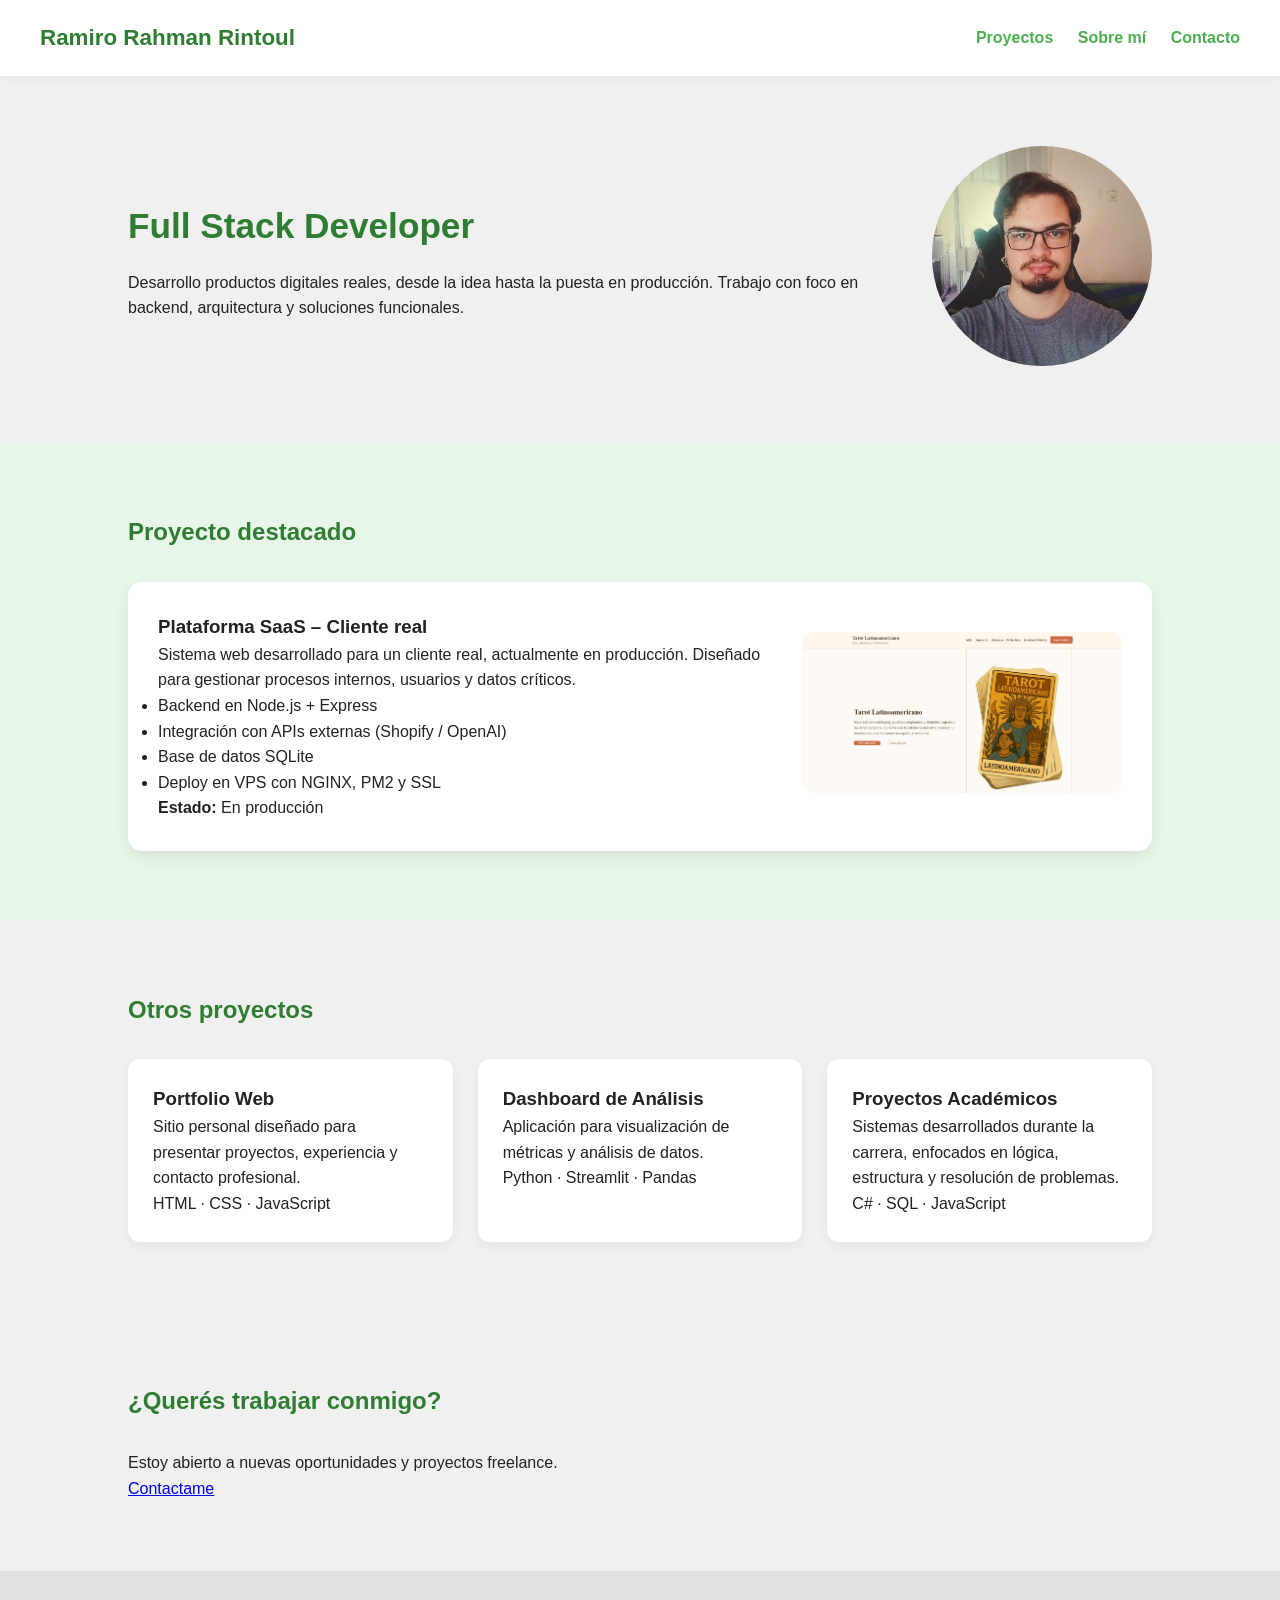
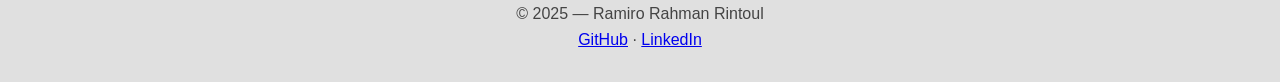
<file: index.html>
<!DOCTYPE html>
<html lang="es">

<head>
    <meta charset="UTF-8">
    <meta name="viewport" content="width=device-width, initial-scale=1.0">
    <title>Ramiro Rahman Rintoul | Portfolio</title>
    <link rel="stylesheet" href="style.css">
    <link rel="icon" type="image/svg+xml" href="assets/favicon.svg">
</head>

<body>

    <!-- NAVBAR -->
    <header class="navbar">
        <h1 class="logo">Ramiro Rahman Rintoul</h1>
        <nav>
            <a href="resources/proyect/index.html">Proyectos</a>
            <a href="resources/about/index.html">Sobre mí</a>
            <a href="resources/contact/index.html">Contacto</a>
        </nav>
    </header>

    <!-- HERO -->
    <section class="hero">
        <div class="hero-text">
            <h2>Full Stack Developer</h2>
            <p>
                Desarrollo productos digitales reales, desde la idea hasta la
                puesta en producción. Trabajo con foco en backend, arquitectura
                y soluciones funcionales.
            </p>
        </div>

        <div class="hero-img">
            <img src="assets/profile.jpg" alt="Foto de Ramiro">
        </div>
    </section>

    <!-- PROYECTO PRINCIPAL -->
    <section class="section highlight">
        <h2>Proyecto destacado</h2>

        <div class="highlight-card">

            <div class="highlight-content">

                <!-- TEXTO -->
                <div class="highlight-text">
                    <h3>Plataforma SaaS – Cliente real</h3>

                    <p>
                        Sistema web desarrollado para un cliente real, actualmente en producción.
                        Diseñado para gestionar procesos internos, usuarios y datos críticos.
                    </p>

                    <ul>
                        <li>Backend en Node.js + Express</li>
                        <li>Integración con APIs externas (Shopify / OpenAI)</li>
                        <li>Base de datos SQLite</li>
                        <li>Deploy en VPS con NGINX, PM2 y SSL</li>
                    </ul>

                    <p><strong>Estado:</strong> En producción</p>
                    <!-- <a href="https://www.tarotlatinoamericano.com" target="_blank" rel="noopener">Ver página web</a> -->
                </div>

                <!-- IMAGEN -->
                <div class="highlight-image-wrapper">
                    <img src="assets/webimage.jpg" alt="Tarot Latinoamericano" class="highlight-image"
                        id="project-image" data-url="https://www.tarotlatinoamericano.com">
                </div>


            </div>
        </div>
    </section>


    <!-- OTROS PROYECTOS -->
    <section class="section">
        <h2>Otros proyectos</h2>

        <div class="projects-grid">

            <div class="project-card">
                <h3>Portfolio Web</h3>
                <p>
                    Sitio personal diseñado para presentar proyectos, experiencia
                    y contacto profesional.
                </p>
                <span>HTML · CSS · JavaScript</span>
            </div>

            <div class="project-card">
                <h3>Dashboard de Análisis</h3>
                <p>
                    Aplicación para visualización de métricas y análisis de datos.
                </p>
                <span>Python · Streamlit · Pandas</span>
            </div>

            <div class="project-card">
                <h3>Proyectos Académicos</h3>
                <p>
                    Sistemas desarrollados durante la carrera, enfocados en lógica,
                    estructura y resolución de problemas.
                </p>
                <span>C# · SQL · JavaScript</span>
            </div>

        </div>
    </section>

    <!-- CTA -->
    <section class="section cta">
        <h2>¿Querés trabajar conmigo?</h2>
        <p>
            Estoy abierto a nuevas oportunidades y proyectos freelance.
        </p>
        <a href="resources/contact/index.html" class="btn">Contactame</a>
    </section>

    <!-- FOOTER -->
    <footer>
        <p>© 2025 — Ramiro Rahman Rintoul</p>
        <p>
            <a href="https://github.com/GatoLocoYT" target="_blank" rel="noopener">GitHub</a> ·
            <a href="https://linkedin.com/in/ramiro-rahman-rintoul" target="_blank" rel="noopener">LinkedIn</a>
        </p>
    </footer>
<script src="script.js"></script>
</body>

</html>
</file>
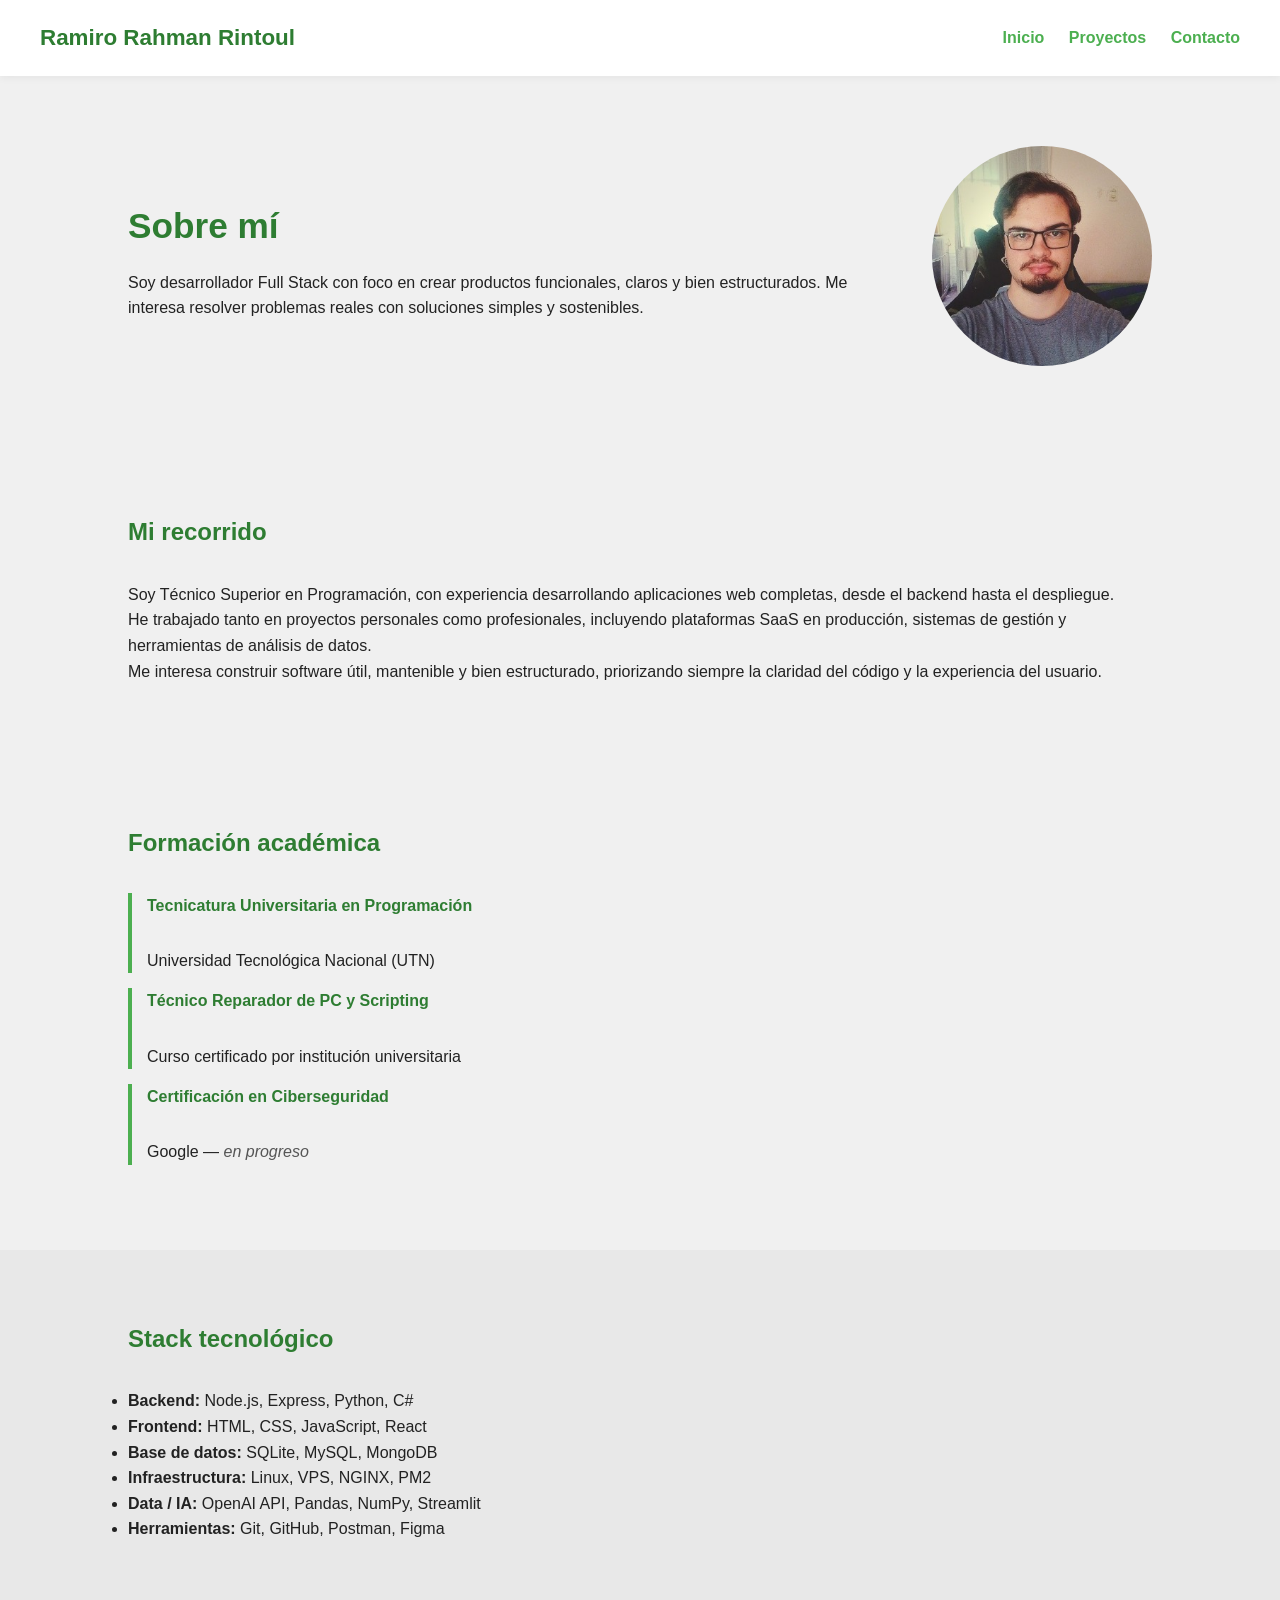
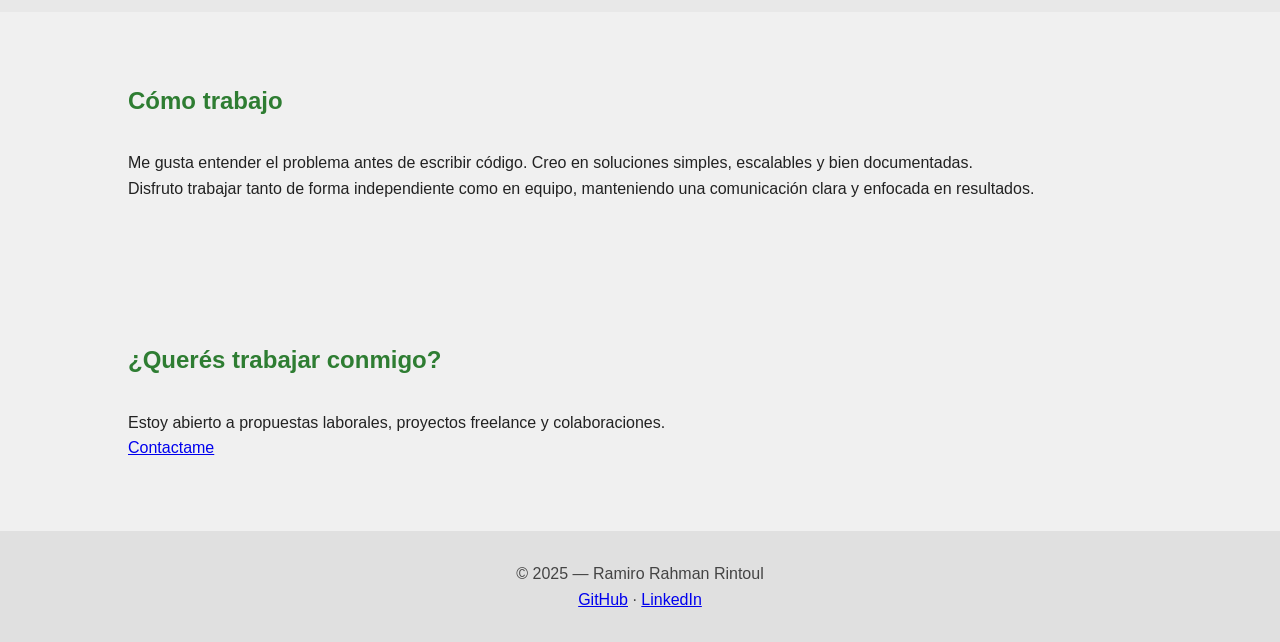
<file: resources/about/index.html>
<!DOCTYPE html>
<html lang="es">

<head>
    <meta charset="UTF-8">
    <meta name="viewport" content="width=device-width, initial-scale=1.0">
    <title>Sobre mí | Ramiro Rahman Rintoul</title>
    <link rel="icon" type="image/svg+xml" href="../../assets/favicon.svg">
    <link rel="stylesheet" href="../../style.css">
</head>

<body>

    <!-- NAVBAR -->
    <header class="navbar">
        <h1 class="logo">Ramiro Rahman Rintoul</h1>
        <nav>
            <a href="../../index.html">Inicio</a>
            <a href="../proyect/index.html">Proyectos</a>
            <a href="../contact/index.html">Contacto</a>
        </nav>
    </header>

    <!-- HERO -->
    <section class="hero">
        <div class="hero-text">
            <h2>Sobre mí</h2>
            <p>
                Soy desarrollador Full Stack con foco en crear productos funcionales,
                claros y bien estructurados. Me interesa resolver problemas reales
                con soluciones simples y sostenibles.
            </p>
        </div>

        <div class="hero-img">
            <img src="../../assets/profile.jpg" alt="Foto de Ramiro">
        </div>
    </section>

    <!-- HISTORIA -->
    <section class="section">
        <h2>Mi recorrido</h2>

        <p>
            Soy Técnico Superior en Programación, con experiencia desarrollando
            aplicaciones web completas, desde el backend hasta el despliegue.
        </p>

        <p>
            He trabajado tanto en proyectos personales como profesionales,
            incluyendo plataformas SaaS en producción, sistemas de gestión y
            herramientas de análisis de datos.
        </p>

        <p>
            Me interesa construir software útil, mantenible y bien estructurado,
            priorizando siempre la claridad del código y la experiencia del usuario.
        </p>
    </section>

    <!-- FORMACIÓN -->
    <section class="section">
        <h2>Formación académica</h2>

        <ul class="education-list">
            <li>
                <strong>Tecnicatura Universitaria en Programación</strong><br>
                Universidad Tecnológica Nacional (UTN)
            </li>

            <li>
                <strong>Técnico Reparador de PC y Scripting</strong><br>
                Curso certificado por institución universitaria
            </li>

            <li>
                <strong>Certificación en Ciberseguridad</strong><br>
                Google — <em>en progreso</em>
            </li>
        </ul>
    </section>


    <!-- STACK -->
    <section class="section light">
        <h2>Stack tecnológico</h2>

        <ul class="stack-list">
            <li><strong>Backend:</strong> Node.js, Express, Python, C#</li>
            <li><strong>Frontend:</strong> HTML, CSS, JavaScript, React</li>
            <li><strong>Base de datos:</strong> SQLite, MySQL, MongoDB</li>
            <li><strong>Infraestructura:</strong> Linux, VPS, NGINX, PM2</li>
            <li><strong>Data / IA:</strong> OpenAI API, Pandas, NumPy, Streamlit</li>
            <li><strong>Herramientas:</strong> Git, GitHub, Postman, Figma</li>
        </ul>
    </section>

    <!-- FILOSOFÍA -->
    <section class="section">
        <h2>Cómo trabajo</h2>

        <p>
            Me gusta entender el problema antes de escribir código.
            Creo en soluciones simples, escalables y bien documentadas.
        </p>

        <p>
            Disfruto trabajar tanto de forma independiente como en equipo,
            manteniendo una comunicación clara y enfocada en resultados.
        </p>
    </section>

    <!-- CTA -->
    <section class="section cta">
        <h2>¿Querés trabajar conmigo?</h2>
        <p>
            Estoy abierto a propuestas laborales, proyectos freelance y colaboraciones.
        </p>
        <a href="../contact/index.html" class="btn">Contactame</a>
    </section>

    <!-- FOOTER -->
    <footer>
        <p>© 2025 — Ramiro Rahman Rintoul</p>
        <p>
            <a href="https://github.com/GatoLocoYT" target="_blank" rel="noopener">GitHub</a> ·
            <a href="https://linkedin.com/in/ramiro-rahman-rintoul" target="_blank" rel="noopener">LinkedIn</a>
        </p>
    </footer>

</body>

</html>
</file>
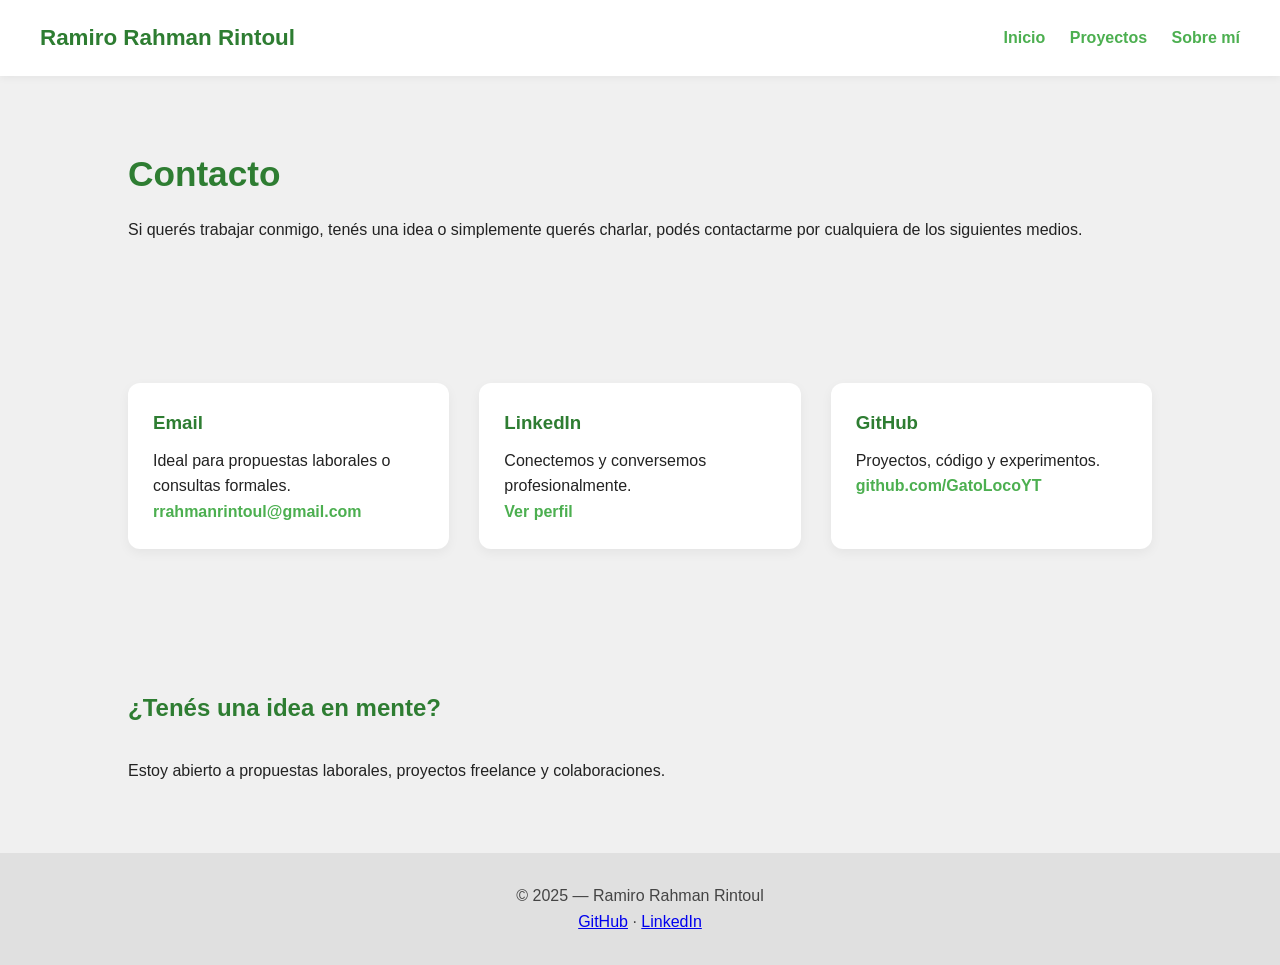
<file: resources/contact/index.html>
<!DOCTYPE html>
<html lang="es">
<head>
    <meta charset="UTF-8">
    <meta name="viewport" content="width=device-width, initial-scale=1.0">
    <title>Contacto | Ramiro Rahman Rintoul</title>
    <link rel="icon" type="image/svg+xml" href="../../assets/favicon.svg">
    <link rel="stylesheet" href="../../style.css">
</head>

<body>

    <!-- NAVBAR -->
    <header class="navbar">
        <h1 class="logo">Ramiro Rahman Rintoul</h1>
        <nav>
            <a href="../../index.html">Inicio</a>
            <a href="../proyect/index.html">Proyectos</a>
            <a href="../about/index.html">Sobre mí</a>
        </nav>
    </header>

    <!-- HERO -->
    <section class="hero">
        <div class="hero-text">
            <h2>Contacto</h2>
            <p>
                Si querés trabajar conmigo, tenés una idea o simplemente querés charlar,
                podés contactarme por cualquiera de los siguientes medios.
            </p>
        </div>
    </section>

    <!-- CONTACT OPTIONS -->
    <section class="section">
        <div class="contact-grid">

            <div class="contact-card">
                <h3>Email</h3>
                <p>Ideal para propuestas laborales o consultas formales.</p>
                <a href="mailto:rrahmanrintoul@gmail.com">
                    rrahmanrintoul@gmail.com
                </a>
            </div>

            <div class="contact-card">
                <h3>LinkedIn</h3>
                <p>Conectemos y conversemos profesionalmente.</p>
                <a href="https://linkedin.com/in/ramiro-rahman-rintoul" target="_blank" rel="noopener">
                    Ver perfil
                </a>
            </div>

            <div class="contact-card">
                <h3>GitHub</h3>
                <p>Proyectos, código y experimentos.</p>
                <a href="https://github.com/GatoLocoYT" target="_blank" rel="noopener">
                    github.com/GatoLocoYT
                </a>
            </div>

        </div>
    </section>

    <!-- CTA FINAL -->
    <section class="section cta">
        <h2>¿Tenés una idea en mente?</h2>
        <p>
            Estoy abierto a propuestas laborales, proyectos freelance y colaboraciones.
        </p>
    </section>

    <!-- FOOTER -->
    <footer>
        <p>© 2025 — Ramiro Rahman Rintoul</p>
        <p>
            <a href="https://github.com/GatoLocoYT" target="_blank" rel="noopener">GitHub</a> ·
            <a href="https://linkedin.com/in/ramiro-rahman-rintoul" target="_blank" rel="noopener">LinkedIn</a>
        </p>
    </footer>

</body>
</html>
</file>
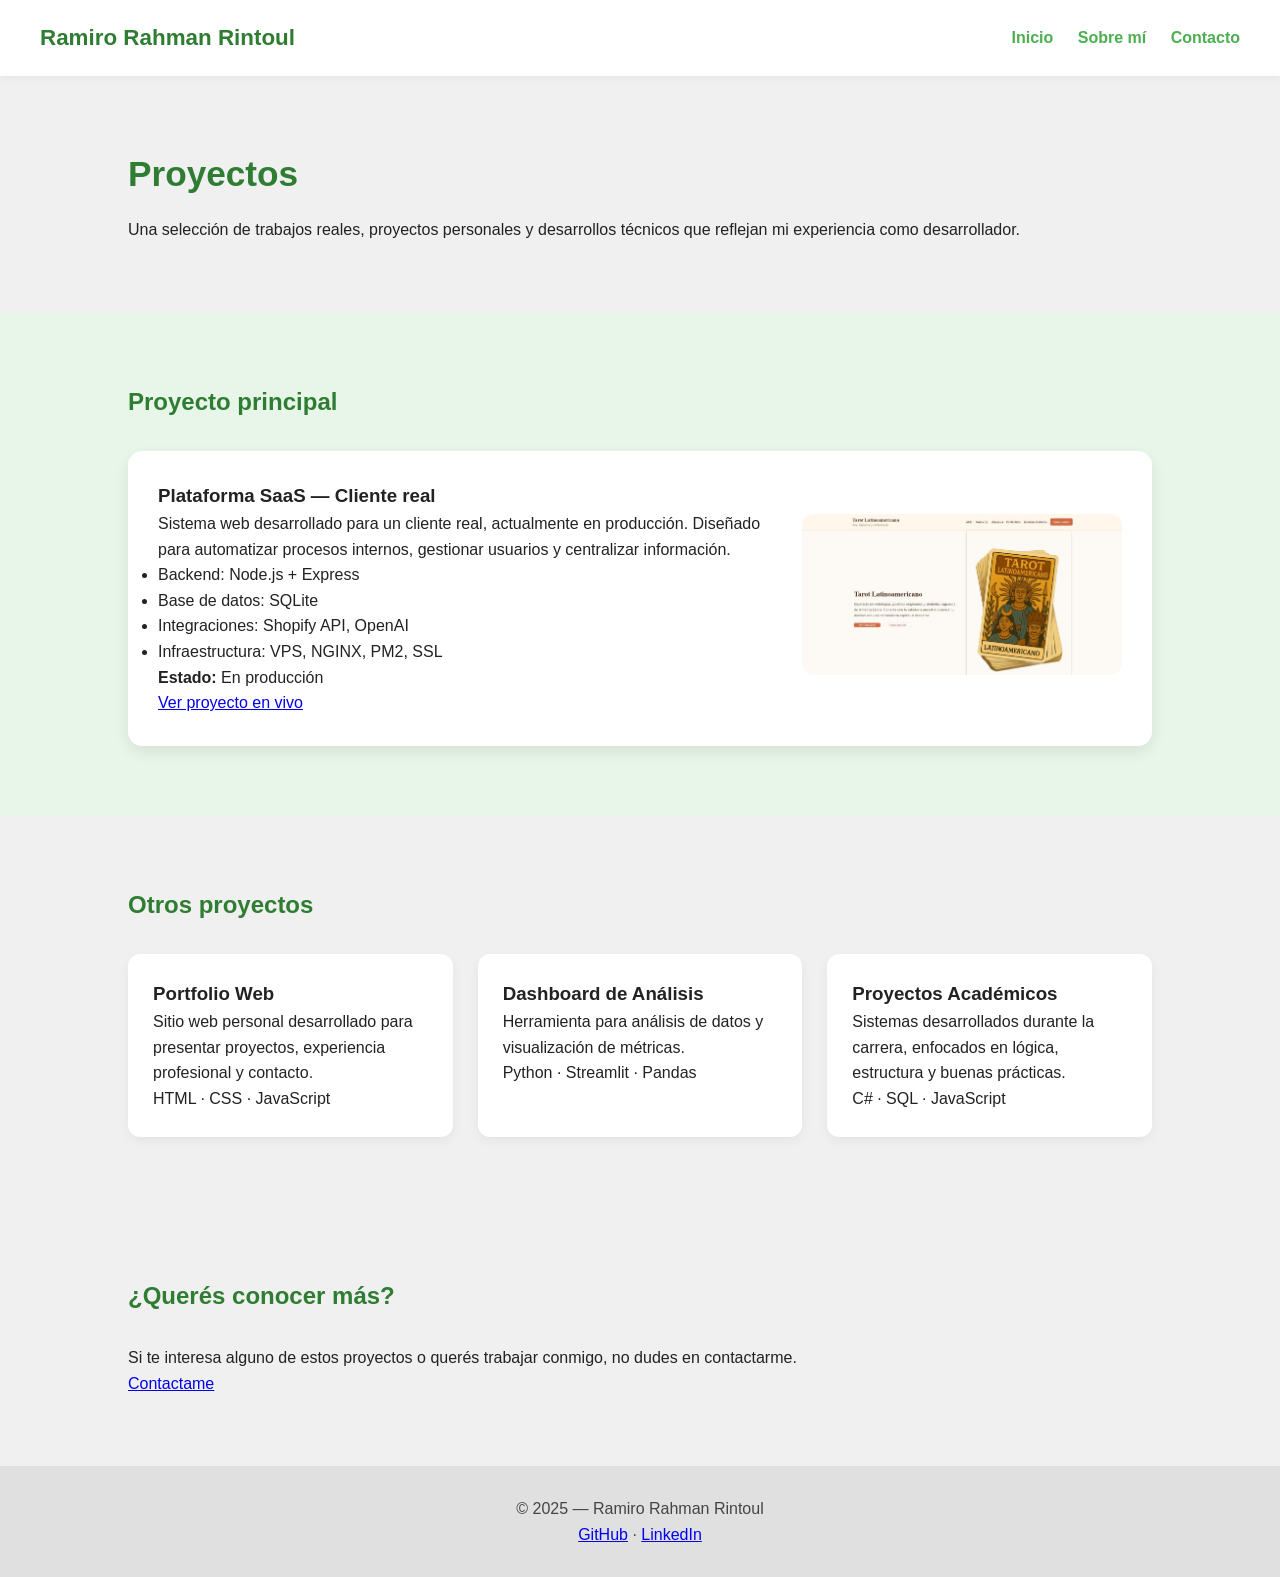
<file: resources/proyect/index.html>
<!DOCTYPE html>
<html lang="es">

<head>
    <meta charset="UTF-8">
    <meta name="viewport" content="width=device-width, initial-scale=1.0">
    <title>Proyectos | Ramiro Rahman Rintoul</title>
    <link rel="stylesheet" href="../../style.css">
    <link rel="icon" type="image/svg+xml" href="../../assets/favicon.svg">
</head>

<body>

    <!-- NAVBAR -->
    <header class="navbar">
        <h1 class="logo">Ramiro Rahman Rintoul</h1>
        <nav>
            <a href="../../index.html">Inicio</a>
            <a href="../about/index.html">Sobre mí</a>
            <a href="../contact/index.html">Contacto</a>
        </nav>
    </header>

    <!-- HERO -->
    <section class="hero">
        <div class="hero-text">
            <h2>Proyectos</h2>
            <p>
                Una selección de trabajos reales, proyectos personales y desarrollos técnicos
                que reflejan mi experiencia como desarrollador.
            </p>
        </div>
    </section>

    <!-- PROYECTO PRINCIPAL -->
    <section class="section highlight">
        <h2>Proyecto principal</h2>

        <div class="highlight-card">
            <div class="highlight-content">

                <div class="highlight-text">
                    <h3>Plataforma SaaS — Cliente real</h3>

                    <p>
                        Sistema web desarrollado para un cliente real, actualmente en producción.
                        Diseñado para automatizar procesos internos, gestionar usuarios y centralizar información.
                    </p>

                    <ul>
                        <li>Backend: Node.js + Express</li>
                        <li>Base de datos: SQLite</li>
                        <li>Integraciones: Shopify API, OpenAI</li>
                        <li>Infraestructura: VPS, NGINX, PM2, SSL</li>
                    </ul>

                    <p><strong>Estado:</strong> En producción</p>

                    <a href="https://tarotlatinoamericano.com" target="_blank" class="btn" rel="noopener">
                        Ver proyecto en vivo
                    </a>
                </div>

                <div class="highlight-image-wrapper">
                    <img src="../../assets/webimage.jpg" alt="Tarot Latinoamericano" class="highlight-image"
                        id="project-image" data-url="https://www.tarotlatinoamericano.com">
                </div>

            </div>
        </div>
    </section>

    <!-- OTROS PROYECTOS -->
    <section class="section">
        <h2>Otros proyectos</h2>

        <div class="projects-grid">

            <div class="project-card">
                <h3>Portfolio Web</h3>
                <p>
                    Sitio web personal desarrollado para presentar proyectos,
                    experiencia profesional y contacto.
                </p>
                <span>HTML · CSS · JavaScript</span>
            </div>

            <div class="project-card">
                <h3>Dashboard de Análisis</h3>
                <p>
                    Herramienta para análisis de datos y visualización de métricas.
                </p>
                <span>Python · Streamlit · Pandas</span>
            </div>

            <div class="project-card">
                <h3>Proyectos Académicos</h3>
                <p>
                    Sistemas desarrollados durante la carrera, enfocados en lógica,
                    estructura y buenas prácticas.
                </p>
                <span>C# · SQL · JavaScript</span>
            </div>

        </div>
    </section>

    <!-- CTA -->
    <section class="section cta">
        <h2>¿Querés conocer más?</h2>
        <p>
            Si te interesa alguno de estos proyectos o querés trabajar conmigo,
            no dudes en contactarme.
        </p>
        <a href="../contact/index.html" class="btn">Contactame</a>
    </section>

    <!-- FOOTER -->
    <footer>
        <p>© 2025 — Ramiro Rahman Rintoul</p>
        <p>
            <a href="https://github.com/GatoLocoYT" target="_blank" rel="noopener">GitHub</a> ·
            <a href="https://linkedin.com/in/ramiro-rahman-rintoul" target="_blank" rel="noopener">LinkedIn</a>
        </p>
    </footer>
<script src="../../script.js"></script>
</body>

</html>
</file>
<file: style.css>
* {
    margin: 0;
    padding: 0;
    box-sizing: border-box;
    font-family: "Segoe UI", sans-serif;
}

body {
    background-color: #f0f0f0;
    color: #222;
    line-height: 1.6;
}

/* HEADER */
.navbar {
    background: #ffffff;
    padding: 20px 40px;
    display: flex;
    justify-content: space-between;
    align-items: center;
    box-shadow: 0 2px 8px rgba(0, 0, 0, 0.05);
}

.logo {
    color: #2e7d32;
    font-size: 1.4rem;
}

.navbar a {
    margin-left: 20px;
    text-decoration: none;
    color: #4caf50;
    font-weight: 600;
}

/* HERO */
.hero {
    display: flex;
    justify-content: space-between;
    align-items: center;
    padding: 70px 10%;
    gap: 40px;
}

.hero-text h2 {
    font-size: 2.2rem;
    margin-bottom: 15px;
    color: #2e7d32;
}

.hero-img img {
    width: 220px;
    border-radius: 50%;
}

/* SECTIONS */
.section {
    padding: 70px 10%;
}

.section h2 {
    color: #2e7d32;
    margin-bottom: 30px;
}

/* PROJECTS */
.projects-grid {
    display: grid;
    grid-template-columns: repeat(auto-fit, minmax(280px, 1fr));
    gap: 25px;
}

.project-card {
    background: white;
    padding: 25px;
    border-radius: 12px;
    box-shadow: 0 4px 12px rgba(0, 0, 0, 0.05);
}

.project-card:hover {
    transform: translateY(-4px);
    box-shadow: 0 6px 14px rgba(0, 0, 0, 0.08);
}


.project-card ul {
    margin: 10px 0;
    padding-left: 20px;
}

.project-card a {
    display: inline-block;
    margin-top: 10px;
    color: #4caf50;
    font-weight: bold;
}

/* LIGHT SECTION */
.light {
    background: #e8e8e8;
}

/* FOOTER */
footer {
    text-align: center;
    padding: 30px;
    background: #e0e0e0;
    color: #444;
}

/* #web{
    cursor: pointer;
} */
/* CONTENEDOR PRINCIPAL */
.highlight {
    background: #e8f5e9;
}

.highlight-card {
    background: #ffffff;
    padding: 30px;
    border-radius: 14px;
    box-shadow: 0 6px 15px rgba(0, 0, 0, 0.08);
}

/* Layout horizontal */
.highlight-content {
    display: flex;
    gap: 40px;
    align-items: center;
    justify-content: space-between;
}

/* TEXTO */
.highlight-text {
    flex: 1;
}

/* CONTENEDOR DE IMAGEN */
.highlight-image-wrapper {
    flex: 0 0 320px;
    /* ancho fijo */
    max-width: 320px;
    cursor: pointer;
}

/* IMAGEN */
.highlight-image {
    width: 100%;
    height: auto;
    border-radius: 12px;
    transition: transform 0.3s ease, box-shadow 0.3s ease;
}

/* EFECTO HOVER */
.highlight-image:hover {
    transform: scale(1.03);
    box-shadow: 0 8px 20px rgba(0, 0, 0, 0.2);
}

/* RESPONSIVE */
@media (max-width: 900px) {
    .highlight-content {
        flex-direction: column;
        text-align: center;
    }

    .highlight-image-wrapper {
        max-width: 100%;
    }
}

/* Imagen base */
.highlight-image {
    width: 100%;
    border-radius: 12px;
    cursor: pointer;
    transition: transform 0.3s ease;
}

/* Efecto hover */
.highlight-image:hover {
    transform: scale(1.03);
}

/* Imagen expandida */
.image-overlay {
    position: fixed;
    z-index: 9999;
    transition: all 0.6s ease-in-out;
    border-radius: 0;
    object-fit: cover;
}

.education-list {
    list-style: none;
    padding-left: 0;
}

.education-list li {
    margin-bottom: 15px;
    padding-left: 15px;
    border-left: 4px solid #4caf50;
}

.education-list strong {
    display: block;
    color: #2e7d32;
    margin-bottom: 4px;
}

.education-list em {
    color: #555;
}

.contact-grid {
    display: grid;
    grid-template-columns: repeat(auto-fit, minmax(260px, 1fr));
    gap: 30px;
}

.contact-card {
    background: #ffffff;
    padding: 25px;
    border-radius: 12px;
    box-shadow: 0 4px 12px rgba(0, 0, 0, 0.05);
}

.contact-card h3 {
    color: #2e7d32;
    margin-bottom: 10px;
}

.contact-card a {
    color: #4caf50;
    font-weight: 600;
    text-decoration: none;
}
</file>
